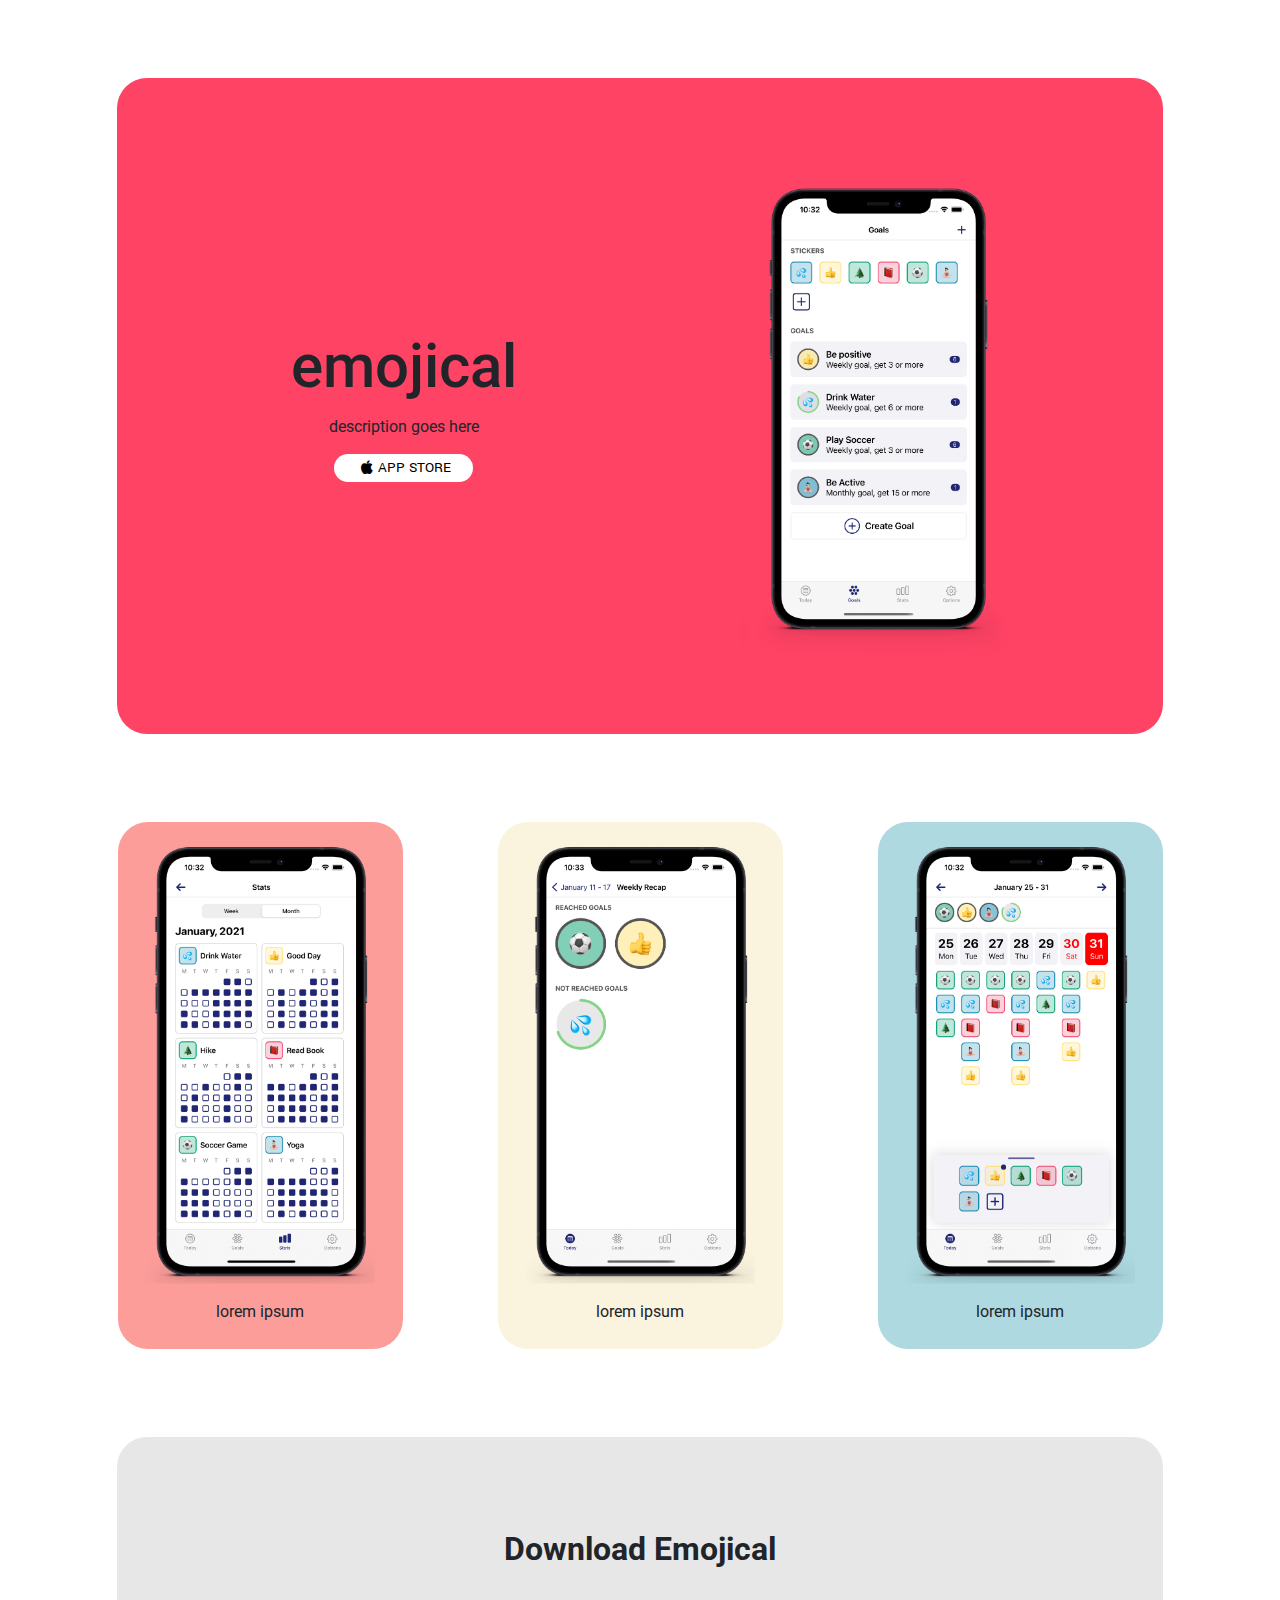
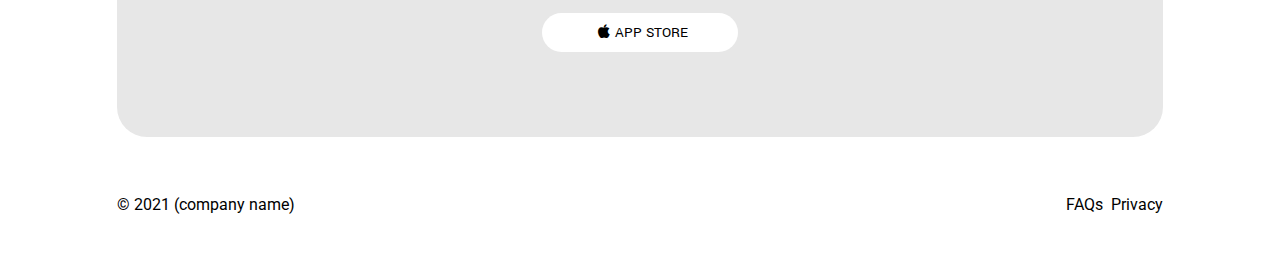
<file: index.html>
<!DOCTYPE html>
<html lang="en">
    <head>
        <title>App</title>
        <meta charset="utf-8">
        <meta name="viewport" content="width=device-width, initial-scale=1">
        <link rel="stylesheet" href="https://maxcdn.bootstrapcdn.com/bootstrap/4.5.2/css/bootstrap.min.css">
        <script type="text/javascript" src="scripts/jquery-3.5.1.min.js"></script>    
        <script type="text/javascript" src="scripts/index.js"></script>
        <script src="https://maxcdn.bootstrapcdn.com/bootstrap/4.5.2/js/bootstrap.min.js"></script>
        <link href="style.css" type="text/css", rel="stylesheet">
        <link rel="stylesheet" href="https://stackpath.bootstrapcdn.com/font-awesome/4.7.0/css/font-awesome.min.css" integrity="sha384-wvfXpqpZZVQGK6TAh5PVlGOfQNHSoD2xbE+QkPxCAFlNEevoEH3Sl0sibVcOQVnN" crossorigin="anonymous">
        <!-- fonts -->
        <link rel="preconnect" href="https://fonts.gstatic.com">
        <link href="https://fonts.googleapis.com/css2?family=Roboto:wght@100;400&display=swap" rel="stylesheet">
        <link href="https://fonts.googleapis.com/css2?family=Yantramanav:wght@700&display=swap" rel="stylesheet">
        <!-- favicon -->
        <link rel="apple-touch-icon" sizes="180x180" href="favicon_io/apple-touch-icon.png">
        <link rel="icon" type="image/png" sizes="32x32" href="favicon_io/favicon-32x32.png">
        <link rel="icon" type="image/png" sizes="16x16" href="favicon_io/favicon-16x16.png">
        <link rel="manifest" href="favicon_io/site.webmanifest">
    </head>
    <body>
        <div class="container" id="home">
            <!-- header -->
            <div class="row" id="header">
                <div class="col-lg-12 col-md-12 col-sm-12" id="first-section">
                    <div class="card border-light" id="first-section">
                        <div class="row">
                            <div class="col-lg-6 col-sm-12">
                                <h1 class="card-title text-center">emojical</h1> 
                                <p class="card-text text-center">description goes here</p>
                                <p class="card-text text-center">
                                    <!-- add link here -->
                                    <a href="#" id="button"><i class="fa fa-apple"></i>App store</a>
                                </p>
                            </div>
                            <div class="col-lg-6 col-sm-12 text-center">
                                <img class="card-img text-center" src="images/emojical-goals.png">
                            </div>
                        </div>
                    </div>
                </div>
            </div>
            <!-- second row -->
            <div class="row" id="features">
                <div class="col-lg-3 col-md-3 col-sm-12" id="second-section">
                    <div class="card border-light" id="second-section">
                        <img class="card-img" src="images/emojical-stats.png">
                        <!-- add descriptions here-->
                        <p class="card-title text-center">lorem ipsum</p>     
                    </div>
                </div>
                <div class="col-lg-3 col-md-3 col-sm-12 offset-md-1" id="third-section">
                    <div class="card border-light" id="third-section">
                        <img class="card-img" src="images/emojical-awards.png">
                        <!-- add descriptions here -->
                        <p class="card-title text-center">lorem ipsum</p>     
                    </div>
                </div>
                <div class="col-lg-3 col-md-3 col-sm-12 offset-md-1" id="fifth-section">
                    <div class="card border-light" id="fifth-section">
                        <img class="card-img" src="images/emojical-week.png">
                        <!-- add descriptions here -->
                        <p class="card-title text-center">lorem ipsum</h3>     
                    </div>
                </div>
            </div>
            <!-- footer -->
            <div class="row" id="footer" style="height:300px;">
                <div class="col-lg-12 col-md-12 col-sm-12 text-center">
                    <h2><b>Download Emojical</b></h2>
                    <!-- add link here -->
                    <a href="#" id="button"><i class="fa fa-apple"></i>App store</a>
                </div>
            </div>
            <!-- credits -->
            <div class="row" id="credits">
                <!-- add company name here -->
                <p class='mr-auto'> &nbsp © 2021 (company name)</p>
                <p><a href="faq.html">FAQs &nbsp</a></p>
                <p><a href="privacy.html">Privacy &nbsp</a></p>
            </div>
        </div>
    </body>
</html>
</file>
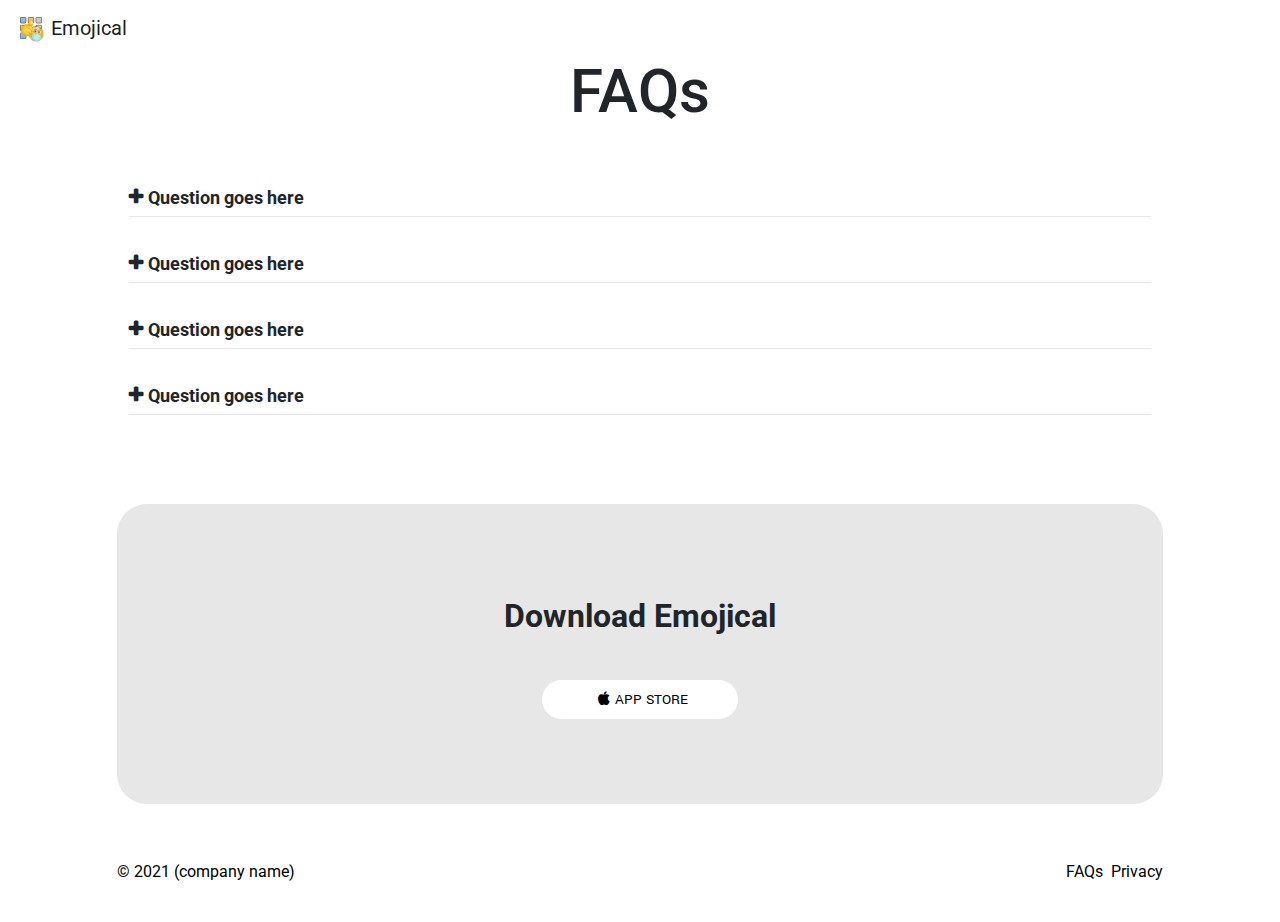
<file: faq.html>
<!DOCTYPE html>
<html lang="en">
    <head>
        <title>App</title>
        <meta charset="utf-8">
        <meta name="viewport" content="width=device-width, initial-scale=1">
        <link rel="stylesheet" href="https://maxcdn.bootstrapcdn.com/bootstrap/4.5.2/css/bootstrap.min.css">
        <script src="https://maxcdn.bootstrapcdn.com/bootstrap/4.5.2/js/bootstrap.min.js"></script>
        <link href="style.css" type="text/css", rel="stylesheet">
        <script type="text/javascript" src="scripts/jquery-3.5.1.min.js"></script>    
        <script type="text/javascript" src="scripts/index.js"></script>
        <link rel="stylesheet" href="https://stackpath.bootstrapcdn.com/font-awesome/4.7.0/css/font-awesome.min.css" integrity="sha384-wvfXpqpZZVQGK6TAh5PVlGOfQNHSoD2xbE+QkPxCAFlNEevoEH3Sl0sibVcOQVnN" crossorigin="anonymous">
        <!-- fonts -->
        <link rel="preconnect" href="https://fonts.gstatic.com">
        <link href="https://fonts.googleapis.com/css2?family=Roboto:wght@100;400&display=swap" rel="stylesheet">
        <link href="https://fonts.googleapis.com/css2?family=Yantramanav:wght@700&display=swap" rel="stylesheet">
        <!-- favicon -->
        <link rel="apple-touch-icon" sizes="180x180" href="favicon_io/apple-touch-icon.png">
        <link rel="icon" type="image/png" sizes="32x32" href="favicon_io/favicon-32x32.png">
        <link rel="icon" type="image/png" sizes="16x16" href="favicon_io/favicon-16x16.png">
        <link rel="manifest" href="favicon_io/site.webmanifest">
    </head>
    <body>
        <!-- navigation -->
        <nav class="navbar navbar-light">
            <a class="navbar-brand" href="./index.html">
              <img src="images/icon.png" width="30" height="30" class="d-inline-block align-top" alt="">
              Emojical
            </a>
        </nav>
        <div class="faq_container container">
            <h1 class="text-center" style="margin-bottom: 5%;">FAQs</h1>
            <!-- question 1 start-->
            <div class="faq">
                <p class="faq_question">Question goes here</p>
                <div class="faq_answer_container">
                    <div class="faq_answer">Lorem ipsum dolor sit amet, consectetur adipiscing elit, sed do eiusmod tempor incididunt ut labore et dolore magna aliqua. Elementum sagittis vitae et leo duis ut. Ut tortor pretium viverra suspendisse potenti.</div>
                </div> 
            </div>
            <!-- question 1 end -->
            <div class="faq">
                <div class="faq_question">Question goes here</div>
                <div class="faq_answer_container">
                    <div class="faq_answer">Lorem ipsum dolor sit amet, consectetur adipiscing elit, sed do eiusmod tempor incididunt ut labore et dolore magna aliqua. Elementum sagittis vitae et leo duis ut. Ut tortor pretium viverra suspendisse potenti.</div>
                </div> 
            </div>
            <div class="faq">
                <div class="faq_question">Question goes here</div>
                <div class="faq_answer_container">
                    <div class="faq_answer">Lorem ipsum dolor sit amet, consectetur adipiscing elit, sed do eiusmod tempor incididunt ut labore et dolore magna aliqua. Elementum sagittis vitae et leo duis ut. Ut tortor pretium viverra suspendisse potenti.</div>
                </div> 
            </div>
            <div class="faq">
                <div class="faq_question">Question goes here</div>
                <div class="faq_answer_container">
                    <div class="faq_answer">Lorem ipsum dolor sit amet, consectetur adipiscing elit, sed do eiusmod tempor incididunt ut labore et dolore magna aliqua. Elementum sagittis vitae et leo duis ut. Ut tortor pretium viverra suspendisse potenti.</div>
                </div> 
            </div>
            <!-- add questions as needed -->
            <!-- footer -->
            <div class="row faq" id="footer" style="height:300px;">
                <div class="col-lg-12 col-md-12 col-sm-12 text-center">
                    <h2><b>Download Emojical</b></h2>
                    <a href="#" target= "_blank" id="button"><i class="fa fa-apple"></i>App store</a>
                </div>
            </div>
            <!-- credits -->
            <div class="row" id="credits">
                <p class='mr-auto'> &nbsp © 2021 (company name)</p>
                <p><a href="faq.html">FAQs &nbsp</a></p>
                <p><a href="privacy.html">Privacy  &nbsp</a></p>
            </div>
        </div>
    </body>
</html>
</file>
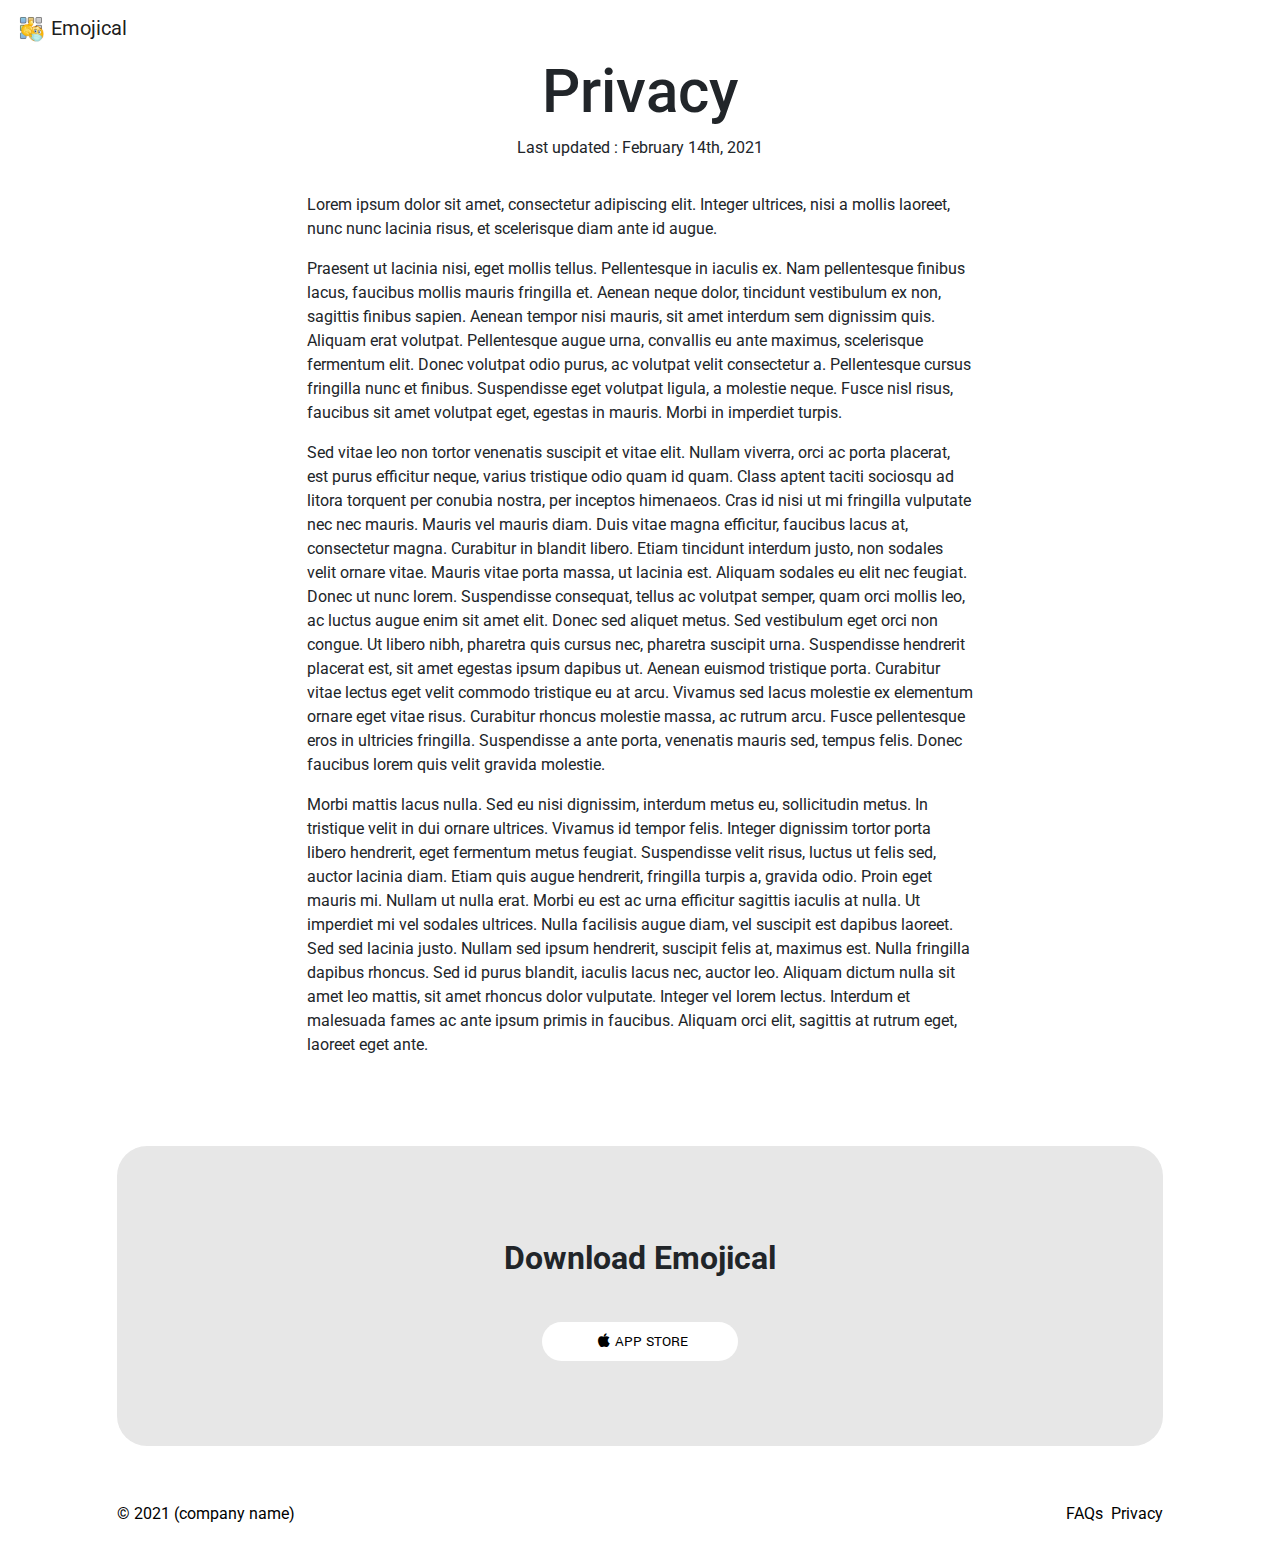
<file: privacy.html>
<!DOCTYPE html>
<html lang="en">
    <head>
        <title>App</title>
        <meta charset="utf-8">
        <meta name="viewport" content="width=device-width, initial-scale=1">
        <link rel="stylesheet" href="https://maxcdn.bootstrapcdn.com/bootstrap/4.5.2/css/bootstrap.min.css">
        <script src="https://maxcdn.bootstrapcdn.com/bootstrap/4.5.2/js/bootstrap.min.js"></script>
        <link href="style.css" type="text/css", rel="stylesheet">
        <script type="text/javascript" src="scripts/jquery-3.5.1.min.js"></script>    
        <script type="text/javascript" src="scripts/index.js"></script>
        <link rel="stylesheet" href="https://stackpath.bootstrapcdn.com/font-awesome/4.7.0/css/font-awesome.min.css" integrity="sha384-wvfXpqpZZVQGK6TAh5PVlGOfQNHSoD2xbE+QkPxCAFlNEevoEH3Sl0sibVcOQVnN" crossorigin="anonymous">
        <!-- fonts -->
        <link rel="preconnect" href="https://fonts.gstatic.com">
        <link href="https://fonts.googleapis.com/css2?family=Roboto:wght@100;400&display=swap" rel="stylesheet">
        <link href="https://fonts.googleapis.com/css2?family=Yantramanav:wght@700&display=swap" rel="stylesheet">
        <!-- favicon -->
        <link rel="apple-touch-icon" sizes="180x180" href="favicon_io/apple-touch-icon.png">
        <link rel="icon" type="image/png" sizes="32x32" href="favicon_io/favicon-32x32.png">
        <link rel="icon" type="image/png" sizes="16x16" href="favicon_io/favicon-16x16.png">
        <link rel="manifest" href="favicon_io/site.webmanifest">
    </head>
    <body>
        <!-- navigation -->
        <nav class="navbar navbar-light">
            <a class="navbar-brand" href="./index.html">
              <img src="images/icon.png" width="30" height="30" class="d-inline-block align-top" alt="">
              Emojical
            </a>
        </nav>
        <!-- privacy policy starts here -->
        <div class="container privacy-container" id="privacy">
            <h1 class="text-center">Privacy</h1>
            <p class="text-center">Last updated : February 14th, 2021</p>
            <div id="privacy-policy">
                <p style="margin-top:5%;">Lorem ipsum dolor sit amet, consectetur adipiscing elit. Integer ultrices, nisi a mollis laoreet, nunc nunc lacinia risus, et scelerisque diam ante id augue. </p>
                <p>Praesent ut lacinia nisi, eget mollis tellus. Pellentesque in iaculis ex. Nam pellentesque finibus lacus, faucibus mollis mauris fringilla et. Aenean neque dolor, tincidunt vestibulum ex non, sagittis finibus sapien. Aenean tempor nisi mauris, sit amet interdum sem dignissim quis. Aliquam erat volutpat. Pellentesque augue urna, convallis eu ante maximus, scelerisque fermentum elit. Donec volutpat odio purus, ac volutpat velit consectetur a. Pellentesque cursus fringilla nunc et finibus. Suspendisse eget volutpat ligula, a molestie neque. Fusce nisl risus, faucibus sit amet volutpat eget, egestas in mauris. Morbi in imperdiet turpis. </p>  
                <p>Sed vitae leo non tortor venenatis suscipit et vitae elit. Nullam viverra, orci ac porta placerat, est purus efficitur neque, varius tristique odio quam id quam. Class aptent taciti sociosqu ad litora torquent per conubia nostra, per inceptos himenaeos. Cras id nisi ut mi fringilla vulputate nec nec mauris. Mauris vel mauris diam. Duis vitae magna efficitur, faucibus lacus at, consectetur magna. Curabitur in blandit libero. Etiam tincidunt interdum justo, non sodales velit ornare vitae.
                    
                    Mauris vitae porta massa, ut lacinia est. Aliquam sodales eu elit nec feugiat. Donec ut nunc lorem. Suspendisse consequat, tellus ac volutpat semper, quam orci mollis leo, ac luctus augue enim sit amet elit. Donec sed aliquet metus. Sed vestibulum eget orci non congue. Ut libero nibh, pharetra quis cursus nec, pharetra suscipit urna.
                    
                    Suspendisse hendrerit placerat est, sit amet egestas ipsum dapibus ut. Aenean euismod tristique porta. Curabitur vitae lectus eget velit commodo tristique eu at arcu. Vivamus sed lacus molestie ex elementum ornare eget vitae risus. Curabitur rhoncus molestie massa, ac rutrum arcu. Fusce pellentesque eros in ultricies fringilla. Suspendisse a ante porta, venenatis mauris sed, tempus felis. Donec faucibus lorem quis velit gravida molestie. 
                </p>
                </p>Morbi mattis lacus nulla. Sed eu nisi dignissim, interdum metus eu, sollicitudin metus. In tristique velit in dui ornare ultrices. Vivamus id tempor felis. Integer dignissim tortor porta libero hendrerit, eget fermentum metus feugiat.
                    
                    Suspendisse velit risus, luctus ut felis sed, auctor lacinia diam. Etiam quis augue hendrerit, fringilla turpis a, gravida odio. Proin eget mauris mi. Nullam ut nulla erat. Morbi eu est ac urna efficitur sagittis iaculis at nulla. Ut imperdiet mi vel sodales ultrices. Nulla facilisis augue diam, vel suscipit est dapibus laoreet. Sed sed lacinia justo. Nullam sed ipsum hendrerit, suscipit felis at, maximus est. Nulla fringilla dapibus rhoncus. Sed id purus blandit, iaculis lacus nec, auctor leo. Aliquam dictum nulla sit amet leo mattis, sit amet rhoncus dolor vulputate. Integer vel lorem lectus. Interdum et malesuada fames ac ante ipsum primis in faucibus. Aliquam orci elit, sagittis at rutrum eget, laoreet eget ante. 
                </p>
            </div>
            <!-- footer -->
            <div class="row" id="footer">
                <div class="col-lg-12 col-md-12 col-sm-12 text-center">
                    <h2><b>Download Emojical</b></h2>
                    <a href="#" target= "_blank" id="button"><i class="fa fa-apple"></i>App store</a>
                </div>
            </div>
            <!-- credits -->
            <div class="row" id="credits">
                <p class='mr-auto'> &nbsp © 2021 (company name)</p>
                <p><a href="faq.html">FAQs &nbsp</a></p>
                <p><a href="privacy.html">Privacy &nbsp</a></p>
            </div>
        </div>

    </body>
</html>
</file>
<file: style.css>
@import url("https://maxcdn.bootstrapcdn.com/font-awesome/4.5.0/css/font-awesome.min.css");

.container {
    font-family:'Roboto', sans-serif;
}

.row {
    margin-top:2%;
    margin-bottom:2%;
    height:auto;
    justify-content: center;
    align-items: center;
}

#home img {
	transition: transform 0.5s ease;
    margin-top:2%;
    margin-bottom:2%;
}

#home img:hover {
	transform: scale(1.05);
}


/* mobile */
@media screen and (max-width: 768px) {
    #header{
        margin-bottom:0;
    }
    .col-sm-12 {
        margin: 5%;
        align-items: center;
        justify-content: center;
    }
    #footer {
        margin: 6% 1.5%;
    }
    #privacy-policy {
        margin-left: 2.5%;
        margin-right: 2.5%;
    }
}

/* medium screens */
@media screen and (min-width: 769px) {
    #header {
        margin-top: 7%;
        margin-left: 2.2%;
        margin-right: 2.2%;
        margin-bottom: 9%;
    }
    #footer {
        margin-top: 9%;
        margin-left: 2.2%;
        margin-right: 2.2%;
    }
    #privacy-policy {
        margin-left: 20%;
        margin-right: 20%;
    }
}

/* large screens */
@media screen and (min-width:1025px) {
    #header {
        margin-top: 7%;
        margin-left: 2.85%;
        margin-right: 2.85%;
        margin-bottom: 8%;
    }
    #footer {
        margin-top: 8%;
        margin-left: 2.85%;
        margin-right: 2.85%;
    }
    #privacy-policy {
        margin-left: 20%;
        margin-right: 20%;
    }
}

.card {
    border:none;
    padding:5%;
}

i{
	padding: 5px;
}

h1 {
    font-size: 60px;
}

#button {
	width: 30%;
    background-color: white;
	color: black;
    border-radius: 20px;
	padding: 1% 5%;
	font-size: 15px;
	font-family: "Yantramanav", sans-serif;
	text-transform: uppercase;
	transition: all 0.5s ease-in-out;
}

#button:hover {
	background-color: black;
	color: white;
	text-decoration: none;
}

#features img {
    padding-bottom:5%;
}

#first-section {
    background-color: #FE4365;
    border-radius: 30px;
}

#first-section img {
    height:500px;
    width:auto;
    justify-content: center;
    align-items: center;
}

#second-section {
    background-color: #FC9D9A;
    border-radius: 30px;
}

#third-section {
    background-color: #faf3dd;
    border-radius: 30px;
}

#fourth-section {
    background-color: #b8f2e6;
    border-radius: 30px;
    
}

#fifth-section {
    background-color: #aed9e0;
    border-radius: 30px;
}

#footer {
    margin-bottom:5%;
    background-color: #e7e7e7;
    border-radius: 30px;
    height:300px;
}

#footer h2 {
    margin-bottom: 5%;
}

#credits {
    margin-left: 2.2%;
    margin-right: 2.2%;
    color: black;
}

#credits a {
    text-decoration: none;
    color: black;
    transition: all 0.2s ease-in-out;
}

#credits a:hover {
    color: #9e9e9e;
}

/* privacy page */

.navbar {
    background: transparent;
}

/* faq */

.faq {
    margin-left: 4%;
    margin-right: 4%;
    margin-top: 3%;
    margin-bottom: 3%;
}

.faq_question {
    margin: 0px;
    padding: 0px 0px 5px 0px;
    display: inline-block;
    cursor: pointer;
    font-weight: bold;
    font-size: 18px;
}

.faq_question::before{
    float: left !important;
    font-family: FontAwesome;
    content:"\f067";
    padding-right: 5px;
}

.open .faq_question::before {
    float: left !important;
    content:"\f068";
}
 
.faq_answer_container {
    height: 0px;
    overflow: hidden;
    padding: 0px;
    border-bottom: 1px solid #e7e7e7;

}
</file>
